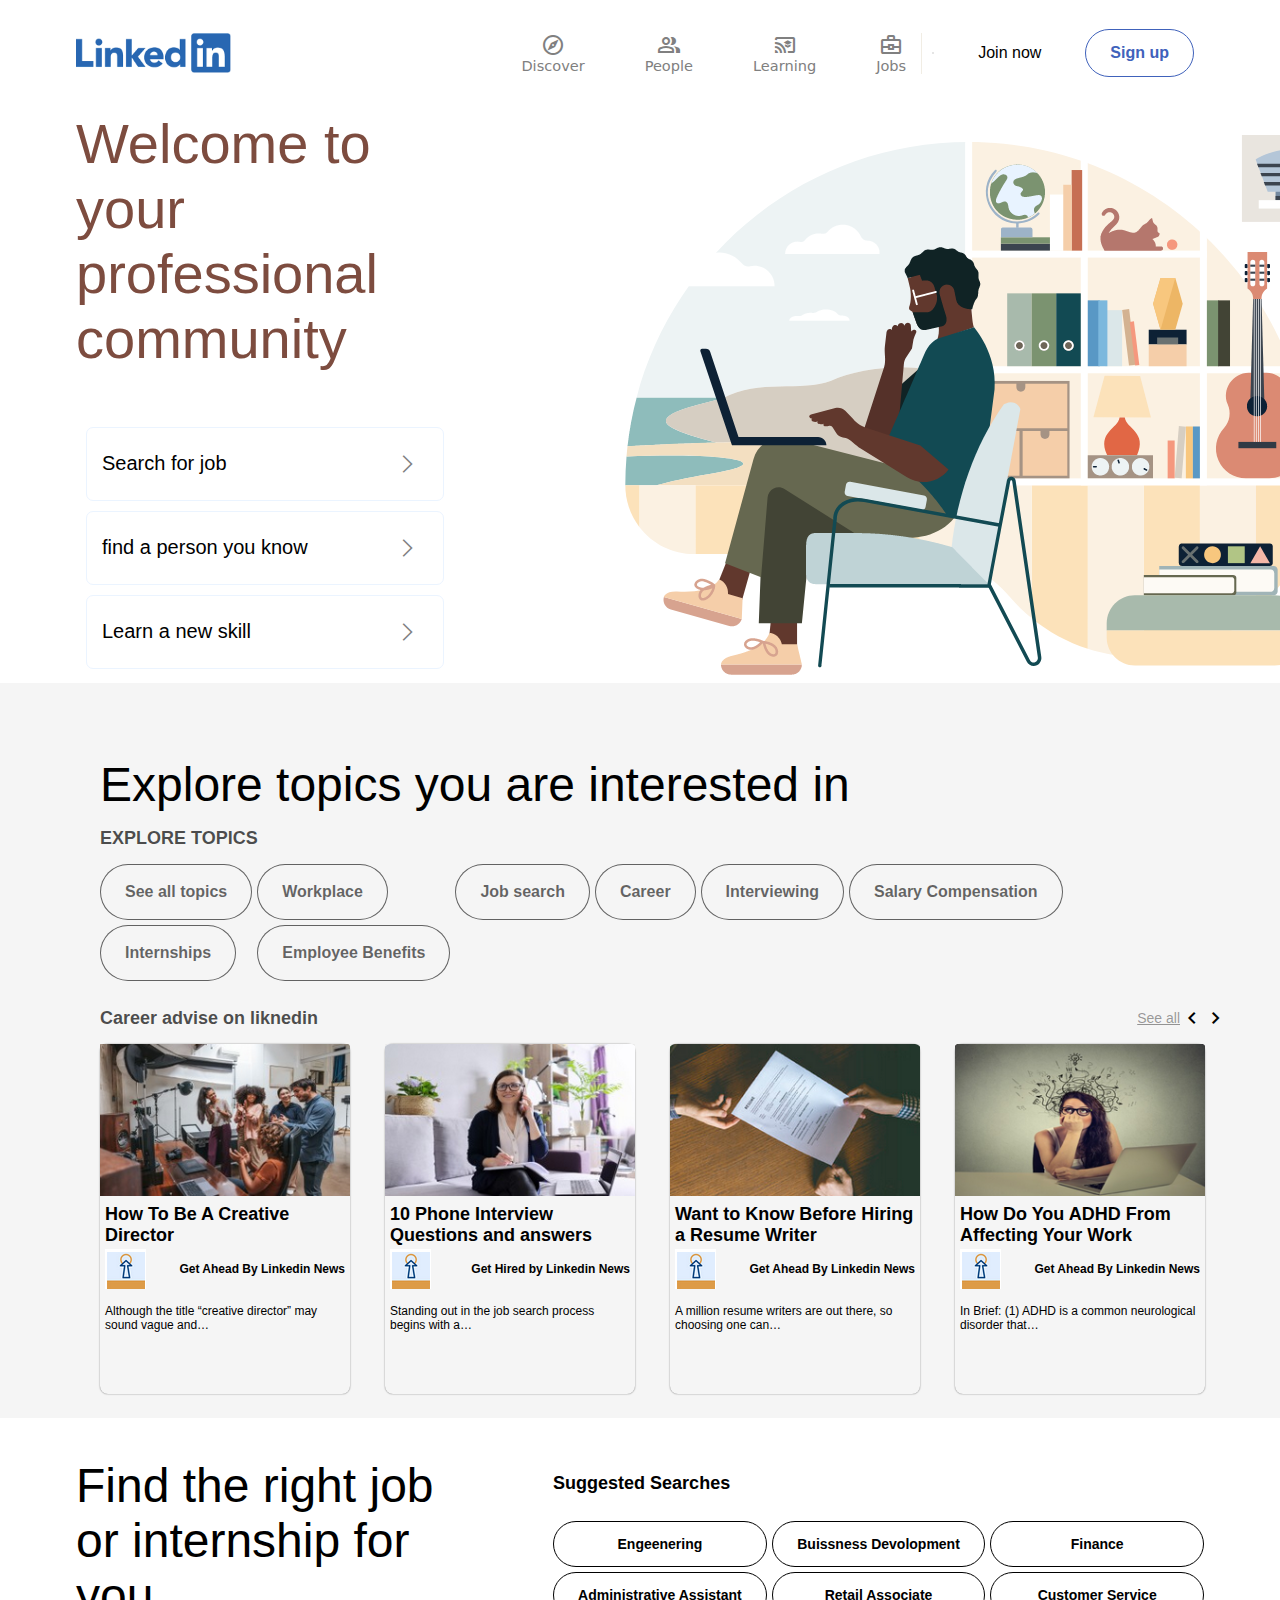
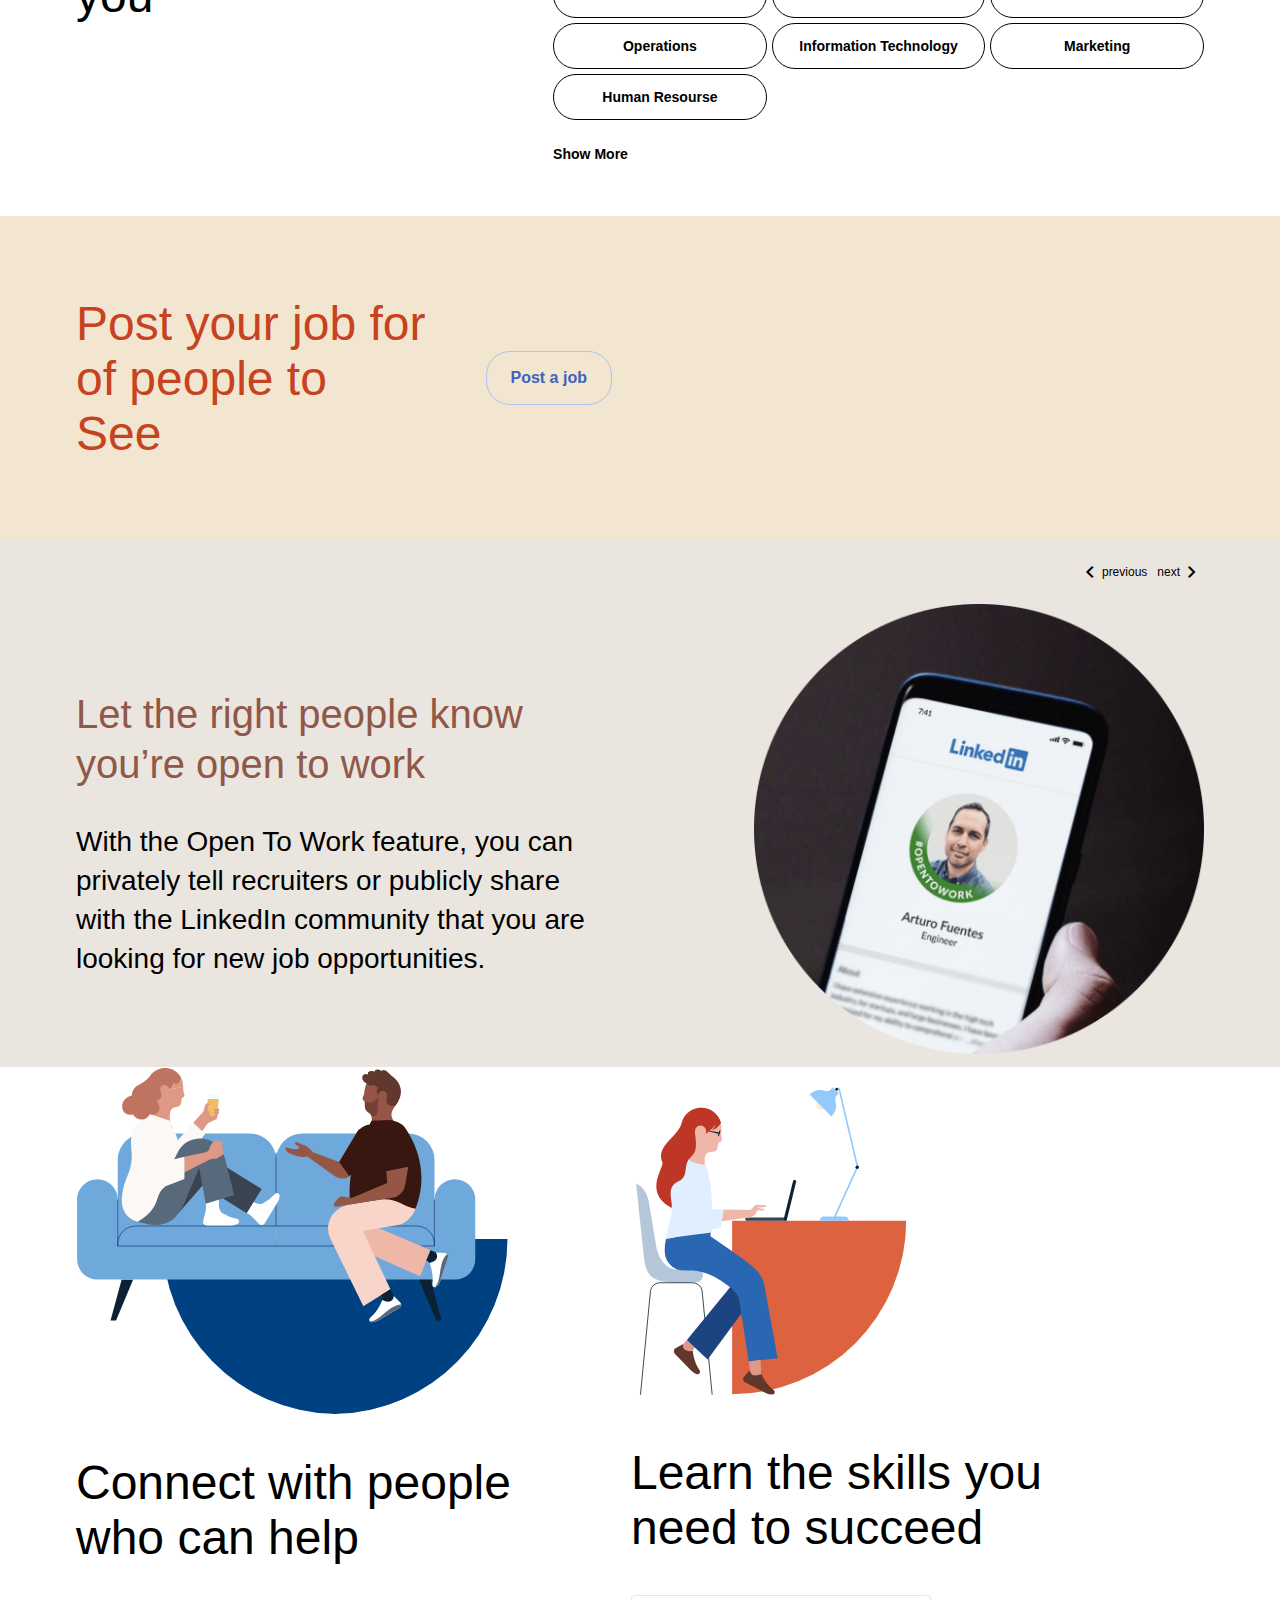
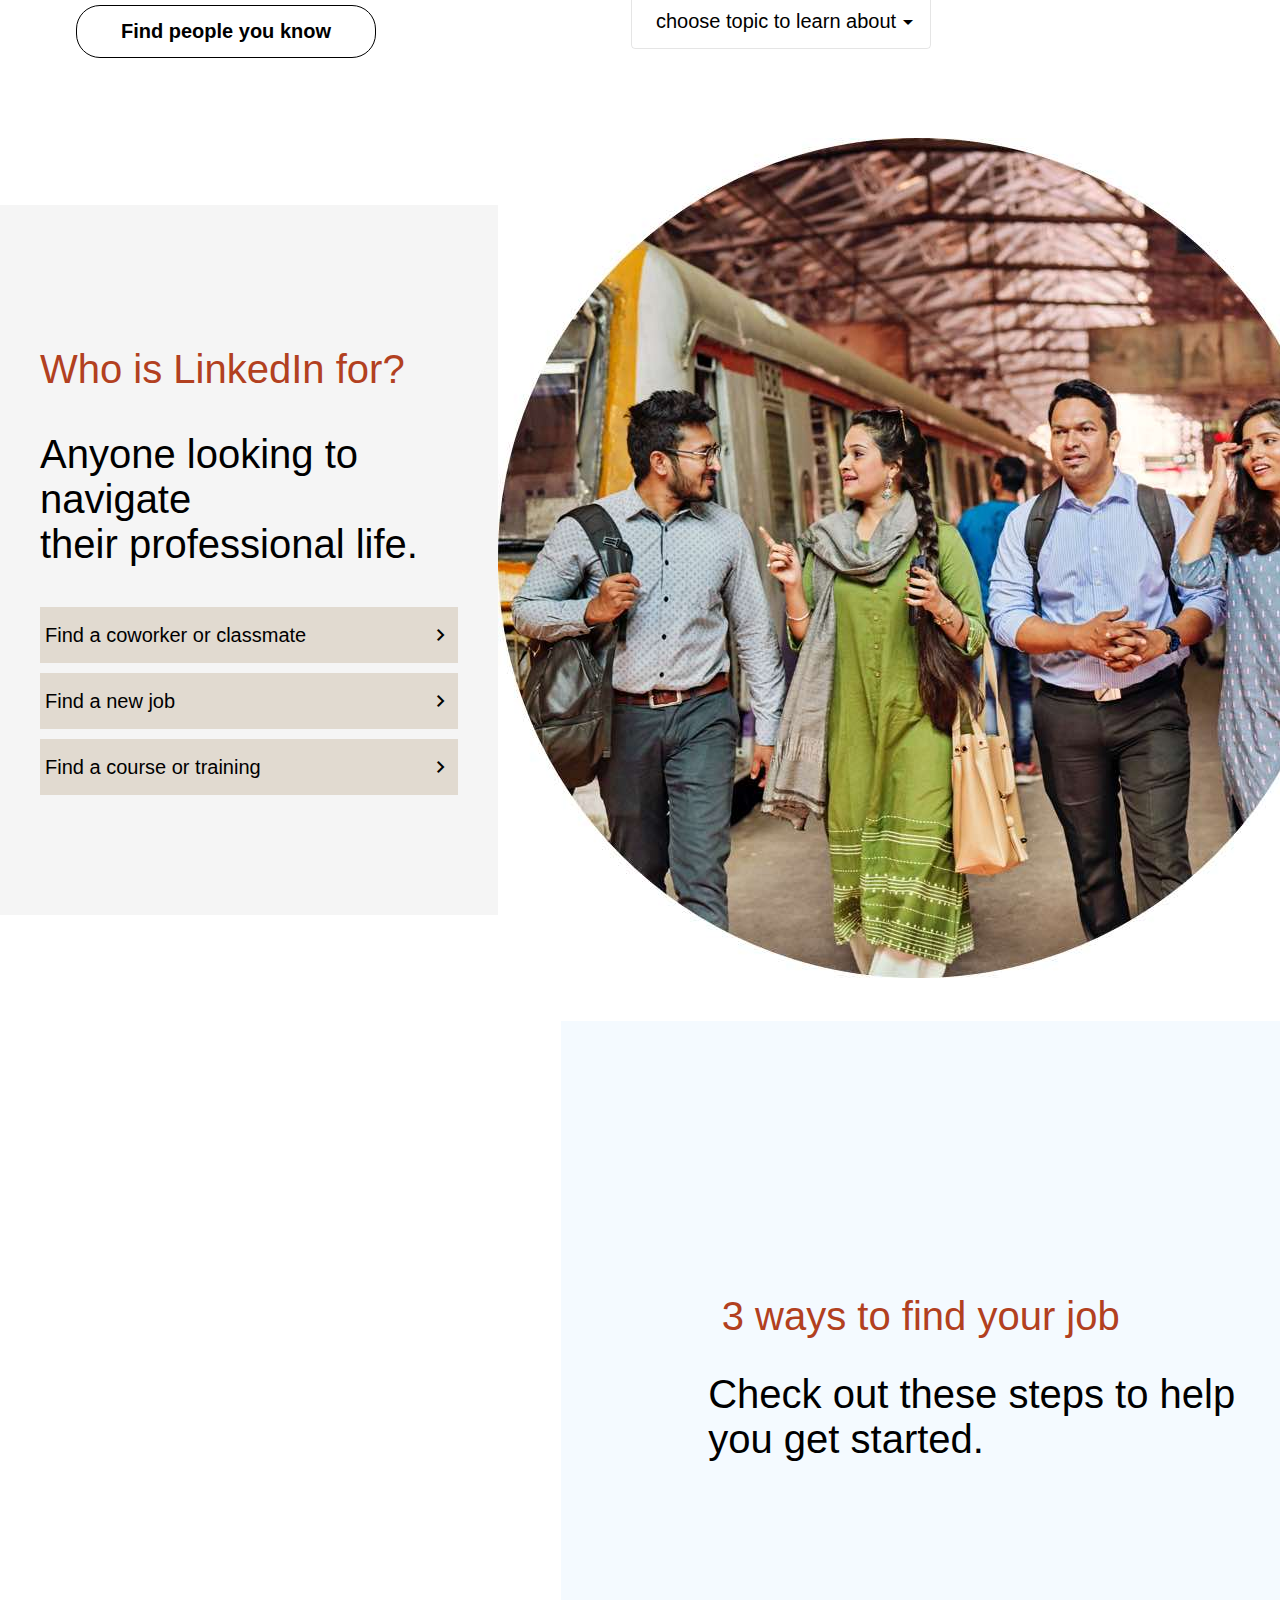
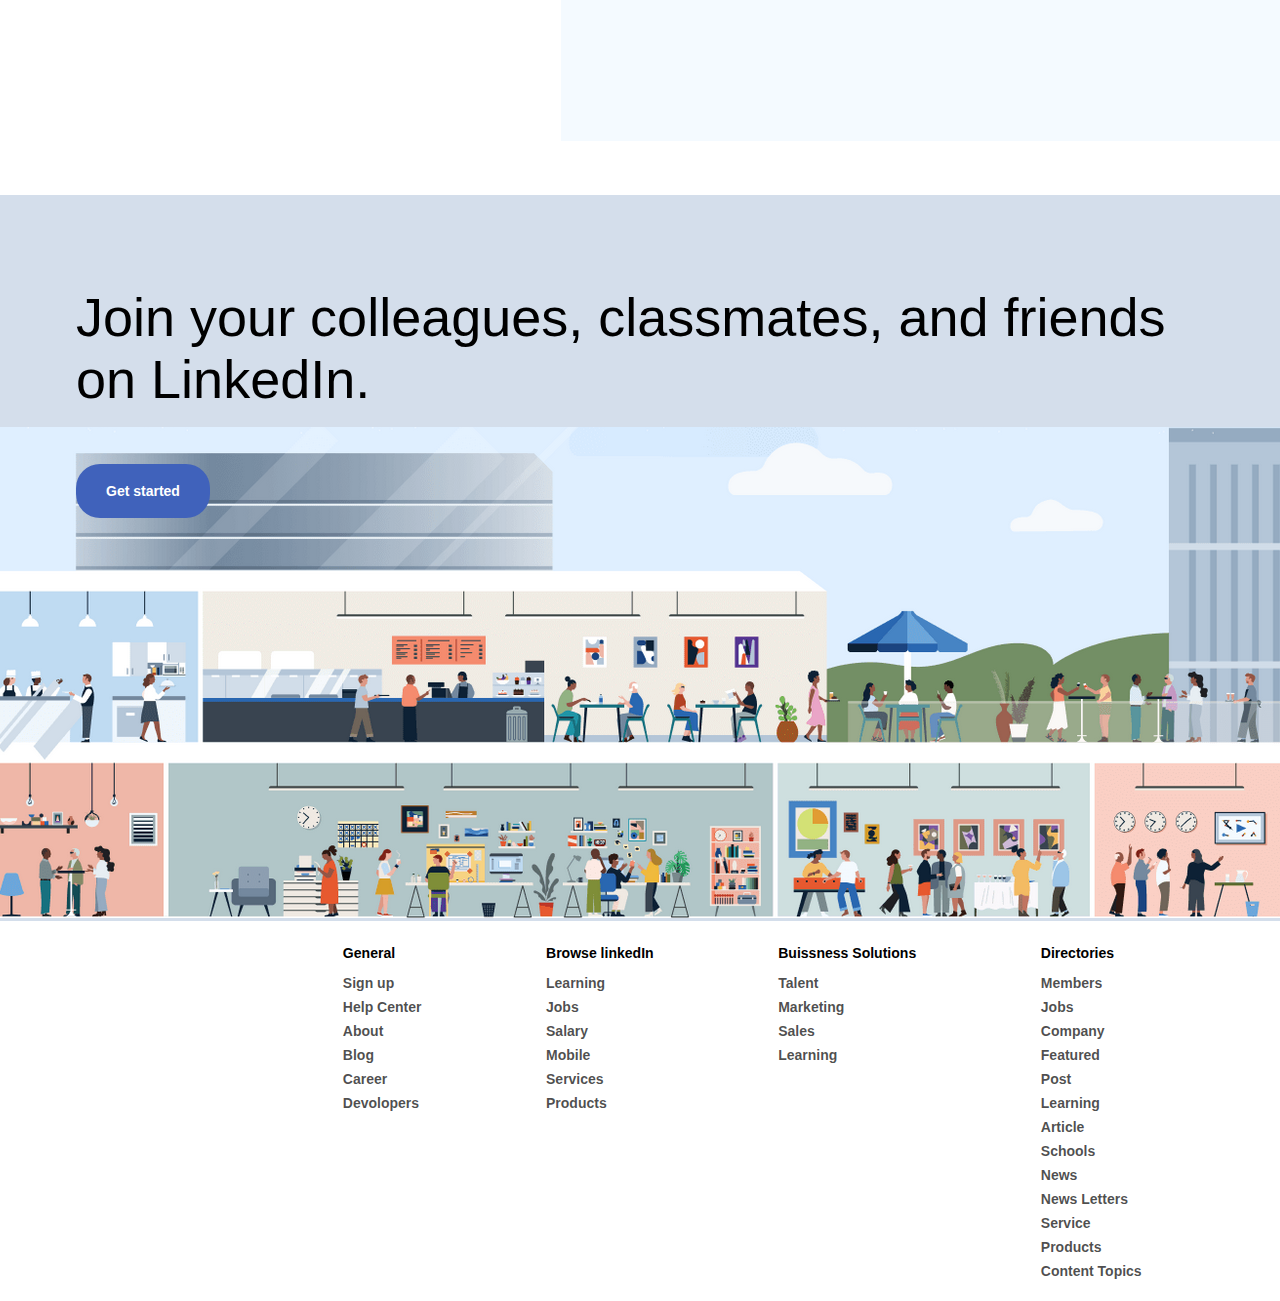
<file: index.html>
<!DOCTYPE html>
<html lang="en">
<head>
    <meta charset="UTF-8">
    <meta http-equiv="X-UA-Compatible" content="IE=edge">
    <meta name="viewport" content="width=device-width, initial-scale=1.0">
    <link rel="stylesheet" href="https://fonts.googleapis.com/css2?family=Material+Symbols+Outlined:opsz,wght,FILL,GRAD@20..48,100..700,0..1,-50..200" />
    <link rel="stylesheet" href="style.css">
    <title>linkedIn</title>
</head>
<body>
    <!--navigation-->
    <header>
        <nav>
            <img  src="[data-uri]" alt="logo" class="logo">
            <div class="nav-list">
                <ul class="list">
                    <li><span class="material-symbols-outlined">explore</span><span>Discover</span></li>
                    <li><span class="material-symbols-outlined">group</span><span>People</span></li>
                    <li><span class="material-symbols-outlined">cast_for_education</span><span>Learning</span></li>
                    <li><span class="material-symbols-outlined">business_center</span><span>Jobs</span></li>
                </ul>
                <div class="vertical-line"></div>
                <button class="join">Join now</button>
                <button class="join sign-up">Sign up</button>
            </div> 
        </nav>
    </header>
    <!--welcome section-->
    <section class="welcome-sec">
        <div>
            <p class="welcome-note">Welcome to your <br>professional <br> community </p>
            <div class="welcome-list">
                <p>Search for job</p>
                <span class="material-symbols-outlined chevron_right"> chevron_right</span>
            </div>
            <div class="welcome-list">
                <p>find a person you know</p>
                <span class="material-symbols-outlined chevron_right">chevron_right</span>
            </div>
            <div class="welcome-list">
                <p>Learn a new skill</p>
                <span class="material-symbols-outlined chevron_right">chevron_right</span>
            </div>
        </div>
        <img class="welcome-img" src="./images/Screenshot from 2022-11-09 07-15-27.png" alt="man looking for jobs">
    </section>
    <!--explore section-->
    <section class="explore-sec">
        <div class="explore">
            <h1 class="explore-head">Explore topics you are interested in </h1>
            <div>
                <h2 class="explore-topics">Explore topics</h2>
                <ul class="explore-btns">
                    <li>
                        <button class="ex-btn">See all topics</button>
                    </li>
                    <li>
                        <button class="ex-btn">Workplace</button>
                    </li>
                    <li>
                        <button class="ex-btn">Job search</button>
                    </li>
                    <li>
                        <button class="ex-btn">Career</button>
                    </li>
                    <li>
                        <button class="ex-btn">Interviewing</button>
                    </li>
                    <li>
                        <button class="ex-btn">Salary Compensation</button>
                    </li>
                    <li>
                        <button class="ex-btn">Internships </button>
                    </li>
                    <li>
                        <button class="ex-btn">Employee Benefits</button>
                    </li>

                </ul>
            </div>
            <div>
                <div class="advise">
                    <h2 class="ad-head">Career advise on liknedin</h2>
                    <div class="see-all">
                        <a href="#">See all</a>
                        
                            <span class="material-symbols-outlined">chevron_left</span>
                            <span class="material-symbols-outlined">chevron_right</span>
                      
                    </div>
                </div>
                <div class="article-container">
                    <div class="article">
                        <img src="images/Screenshot from 2022-11-10 01-03-14.png" alt="" class="article-img">
                        <footer>
                            <h2>How To Be A Creative Director</h2>
                            <div class="article-des">
                                <img src="images/thumb.png" alt="" class="thumb-img">
                                <h4>Get Ahead By Linkedin News</h4>
                            </div>
                            <p>Although the title “creative director” may sound vague and…</p>
                        </footer>
                    </div>
                    <div class="article">
                        <img src="images/laddy.png" alt="" class="article-img">
                        <footer>
                            <h2>10 Phone Interview Questions and answers</h2>
                            <div class="article-des">
                                <img src="images/thumb.png" alt="" class="thumb-img">
                                <h4>Get Hired by Linkedin News</h4>
                            </div>
                            <p>Standing out in the job search process begins with a…</p>
                        </footer>
                    </div>
                    <div class="article">
                        <img src="images/paper.png" alt="" class="article-img">
                        <footer>
                            <h2>Want to Know Before Hiring a Resume Writer</h2>
                            <div class="article-des">
                                <img src="images/thumb.png" alt="" class="thumb-img">
                                <h4>Get Ahead By Linkedin News</h4>
                            </div>
                            <p>A million resume writers are out there, so choosing one can…</p>
                        </footer>
                    </div>
                    <div class="article">
                        <img src="images/t.png" alt="" class="article-img">
                        <footer>
                            <h2>How Do You ADHD From Affecting Your Work</h2>
                            <div class="article-des">
                                <img src="images/thumb.png" alt="" class="thumb-img">
                                <h4>Get Ahead By Linkedin News</h4>
                            </div>
                            <p>In Brief: (1) ADHD is a common neurological disorder that…</p>
                        </footer>
                    </div>
                </div>
            </div>
        </div>
    </section>
    <!--job section-->
    <section>
        <div class="job-sec">
            <p class="job-text">Find the right job <br>or internship for <br>you</p>
            <div class="job-search">
                <h2>Suggested Searches</h2>
                <ul>
                    <li class="j-btn">Engeenering</li>
                    <li class="j-btn">Buissness Devolopment</li>
                    <li class="j-btn">Finance</li>
                    <li class="j-btn">Administrative Assistant</li>
                    <li class="j-btn">Retail Associate</li>
                    <li class="j-btn">Customer Service</li>
                    <li class="j-btn">Operations</li>
                    <li class="j-btn">Information Technology</li>
                    <li class="j-btn">Marketing</li>
                    <li class="j-btn">Human Resourse</li>
                </ul>
                <h3>Show More</h3>
            </div>
        </div>
    </section>
    <section class="job-post">
        <div class="job-container">
            <h2 class="job-post-head">Post your job for <br> of people to <br>See</h2>
            <button class="job-post-btn">Post a job</button>
        </div>
    </section>
    <section class="people-sec">
        <div class="people-sec-container">
            <div class="people-next">
                <span class="material-symbols-outlined">chevron_left</span>
                <span class="prev">previous</span>
                <span>next</span>
                <span class="material-symbols-outlined">chevron_right</span>
            </div>
            <div class="people-sec-main">
                <div>
                    <h2 class="people-head"> Let the right people know <br> you’re open to work</h2>
                    <p class="people-text">With the Open To Work feature, you can <br> privately tell recruiters or publicly share <br>  with the LinkedIn community that you are <br> looking for new job opportunities.</p>
                </div>
                <div>
                    <img src="images/dbvmk0tsk0o0hd59fi64z3own.png" alt="" class="people-img">
                </div>
                
            </div>
        </div>
    </section>
    <section>
        <div class="connect-sec">
            <div>
                <img src="images/connect.svg" alt="">
                <h2>Connect with people <br> who can help </h2>
                <button class="connect-btn">Find people you know</button>
            </div>
            <div>
                <img src="images/coonect2.svg" alt="">
                <h2>Learn the skills you <br>need to succeed </h2>
                <button class="connect-btn btn">choose topic to learn about
                    <span class="material-symbols-outlined">arrow_drop_down</span>
                </button>
            </div>
        </div>
    </section>
    <!--linkedin for who -->
    <section class="linkedin-for">
        <div class="for-container">
            <div class="for-sub-container">
                <h2 class="for-head">Who is LinkedIn for? </h2>
                <p class="for-text">Anyone looking to navigate <br> their professional life.</p>
                <div class="for-information">Find a coworker or classmate 
                    <span class="material-symbols-outlined">chevron_right</span>
                </div>
                <div class="for-information">Find a new job
                    <span class="material-symbols-outlined">chevron_right</span>
                </div>
                <div class="for-information">Find a course or training
                    <span class="material-symbols-outlined">chevron_right</span>
                </div>
            </div>
        </div>
        <div>
            <img src="images/group.jpeg" alt="">
        </div>
    </section>
    <section class="y-container">
        <iframe width="560" height="315" src="https://www.youtube.com/embed/lX3aR3jpfEc" title="YouTube video player" frameborder="0" allow="accelerometer; autoplay; clipboard-write; encrypted-media; gyroscope; picture-in-picture" allowfullscreen></iframe>
        <div class="y-sub">
            <h2 class="y-head">3 ways to find your job </h2>
            <p class="y-text">Check out these steps to help <br> you get started. </p>
        </div>
    </section>
    <section class="end-sec">
        <div class="end-main">
            <p class="end-text">Join your colleagues, classmates, and friends <br> on LinkedIn.</p>
            <button class="end-btn">Get started</button>
        </div>
        <img src="images/end.png" alt="" class="eng-img">
    </section>
    <footer class="footers">
        <div class="foo">
            <img src="images/logo.png" alt="" class="logos">
            <div class="footer-list">
                <h3>General</h3>
                <ul>
                    <li>Sign up</li>
                    <li>Help Center</li>
                    <li>About</li>
                    <li>Blog</li>
                    <li>Career</li>
                    <li>Devolopers</li>
                </ul>
            </div>
            <div class="footer-list">
                <h3>Browse linkedIn</h3>
                <ul>
                    <li>Learning</li>
                    <li>Jobs</li>
                    <li>Salary</li>
                    <li>Mobile</li>
                    <li>Services</li>
                    <li>Products</li>
                </ul>
            </div>
            <div class="footer-list">
                <h3>Buissness Solutions</h3>
                <ul>
                    <li>Talent</li>
                    <li>Marketing</li>
                    <li>Sales</li>
                    <li>Learning</li>
                </ul>
            </div>
            <div class="footer-list">
                <h3>Directories</h3>
                <ul>
                    <li>Members</li>
                    <li>Jobs</li>
                    <li>Company</li>
                    <li>Featured</li>
                    <li>Post</li>
                    <li>Learning</li>
                    <li>Article</li>
                    <li>Schools</li>
                    <li>News</li>
                    <li>News Letters</li>
                    <li>Service</li>
                    <li>Products</li>
                    <li>Content Topics</li>
                </ul>
            </div>
        </div>
    </footer>
</body>
</html>
</file>
<file: style.css>
body{
    margin: 0;
    padding: 0;
    font-size: 12px;
    font-family: -apple-system, -apple-system, 
                BlinkMacSystemFont, 'Segoe UI', Roboto, 
                Oxygen, Ubuntu, Cantarell, 'Open Sans', 
                'Helvetica Neue', sans-serif;
    overflow-x: hidden;            
}
nav{
    display: flex;
    align-items: center;
    justify-content: space-between;
    margin: 0 auto;
    padding: 1em 1.5em;
    max-width: 1128px;
}
.logo{
    height: 40px;
}
.nav-list{
    display: flex;
    align-items: center;
}
.list{
    display: flex;
    font-size: 1.3rem;
    border-right: 1px solid;
    padding-right:15px;
    border-color: #F1EDE4;
    color: grey;
}
@media (max-width:480px){
    .nav{
        padding: 0;
    }
    .logo{
        height: 30px;
    }
    .list{
        display: none;
    }
}
.list >li{
    margin-left: 60px;
    list-style: none;
    font-size: 0.7em;
    display: flex;
    flex-direction: column;
    font-family: -apple-system,system-ui,BlinkMacSystemFont,"Segoe UI",Roboto,"Helvetica Neue",Arial,sans-serif;
    font-weight: bolder;
    align-items: center;
}
.list > li > span{
    text-align: center;
    font-weight: lighter;
    
}
.list > li:hover{
    color: black;
    cursor: pointer;
}
.list > li:focus{
    color: black;
    cursor: pointer;
}
.vertical-line{
    border: 0.2px solid rgba(0,0,0,0.1);
    margin: 0 10px;
    font-weight: 100;
}
.join{
    margin: 0 10px;
    border-radius: 24px;
    padding: 12px 24px;
    height: min-content;
    min-height: 48px;
    border: none;
    background: #fff;
    cursor: pointer;
    font-size: 1rem;
    
}
.join:hover{
    background-color: #f5f5f5; 
}
.join.focus{
    background-color: #f5f5f5;
}
.sign-up{
    border-color: rgb(64, 98, 187);
    color: rgb(64, 98, 187);
    font-weight: bold;
    background-color: #fff;
    border: 1px solid;
}
.sign-up:hover{
    background-color: #EBF4FF;
}
.sign-up.focus{
    background-color: #EBF4FF;
}
@media (max-width:412px){
    .join{
        padding: 6px 12px;
    }
    .sign-up{
        padding: 6px 12px;
        font-size: .8rem;
    }
}
.welcome-sec{
    display: flex;
    align-items: center;
    justify-content: space-between;
    margin: 0 auto;
    max-width: 1128px;
}
.welcome-note{
    font-size: 56px;
    font-weight: lighter;
    color: #7d4c3f;
    margin-top: 0;
}
.welcome-list{
    height:4vh;
    border-style: solid;
    border-width: thin;
    border-color: #EBF4FF;
    margin: 10px;
    padding: 18px 15px;
    font-size:20px;
    border-radius: 7px;
    display: flex;
    align-items: center;
    justify-content: space-between;
    cursor: pointer;
}
.welcome-list:hover{
    box-shadow: 0px 4px 12px rgba(0,0,0,0.6);
}
.welcome-img{
    position: relative;
    left: 15%;
}
.chevron_right{
    font-size: 2.5rem;
    font-weight: 200;
    color: grey;
}
@media (max-width:480px){
    .welcome-sec{
        margin: 1em;
        display: flex;
        flex-direction: column;
        justify-content: center;
        align-items: center;
    }
    .welcome-img{
        width: 90%;
        position: relative;
        left: 0;
    }
}
.explore-sec{
    width: 100%;
    background-color: #F5F5F5;
    padding: 2em ;
}
.explore{
    max-width: 1128px;
    margin: 0 auto;
    margin-top: 50px;
}
.explore-head{
    font-size: 48px;
    font-weight: 200;
    margin: 10px 0;
}
.explore-btns{
    list-style-type: none;
    padding: 0;
    display: grid;
    grid-template-columns: repeat(6,auto);
    width: 600px;
    column-gap: 5px;
    row-gap: 5px;
    
    
}
.explore-topics{
    font-weight: 600;
    line-height: 1.25;
    text-transform: uppercase;
    color: rgba(0,0,0,0.7);
    
}
.ex-btn{
    padding: 12px 24px;
    border-radius: 28px;
    border: none;
    height: min-content;
    text-align: center;
    font-size: 1rem;
    min-height: 56px;
    font-weight: 600;
    border-style: solid;
    border-width: thin;
    border-color: rgb(0,0,0,.6);
    background: #f5f5f5;
    color: rgba(0,0,0,0.6);
    white-space: nowrap;
    cursor: pointer;
}
.ex-btn:hover{
 background-color: rgba(0,0,0,0.1);
}
.ex-btn:focus{
    background-color: rgba(0,0,0,0.1)
    ;
}
@media (max-width:480px){
    .explore-sec > h1{
        font-size: .5rem;
    }
    .explore{
        width: 95%;
        margin: 0;
    }
    .explore-btns{
        display: grid;
        grid-template-columns: repeat(2,290px);
        row-gap: 10px;
    }
}
.advise{
    display: flex;
    justify-content: space-between;
}
.see-all{
    display: flex;
    align-items: center;
    justify-content: space-between;
    font-size: 14px;
}
.see-all > a{
    color:rgba(0,0,0,0.4);
}
.see-all > a:hover{
    color: black;
}
.see-all >a:hover{
    color: black;
}
.ad-head{
    color: rgba(0,0,0,0.7);
}
.article{
    width: 250px;
    height: 350px;
    border-radius: 8px;
    box-shadow: 0 0 1.5px rgb(0,0,0,.6);
    margin-right: 35px;
}
.article-img{
    object-fit: cover;
    width: 250px;
}
@media (max-width:480px){
   .article-container{
    display: flex;
    flex-direction: column;
    padding: 20px;
   }
   .article{
    width: 80%;
    margin: 0;
    margin-bottom: 10px;

   }
   .article-img{
    width: 100%;
    object-fit: cover;
   }
}
footer{
    padding: 5px;
}
footer>h2{
    margin: 0;
}
.article-des{
    display: flex;
    justify-content: space-between;
    align-items: center;
}
.thumb-img{
    object-fit: cover;
}
.article-container{
    display: flex;
    justify-content:flex-start;
}
.job-sec{
    margin: 0 auto;
    width: 1128px;
    display: flex;
    justify-content: space-between;
    align-items: flex-start;
    padding: 40px;
}
.job-search{
    display: flex;
    flex-direction: column;
}
.job-search > ul {
    padding: 0;
    list-style-type: none;
    display: grid;
    grid-template-columns: repeat(3,1fr);
    grid-template-rows: repeat(4,ifr);
    column-gap: 5px;
    row-gap: 5px;
}
.j-btn{
    border: 1px solid;
    text-align: center;
    padding: 14px 24px;
    border-radius: 24px;
    font-weight: bold;
    font-size: 14px;
    cursor: pointer;
}
.j-btn:hover{
    background-color: rgba(0,0,0,0.1);
}
.j:focus{
    background-color: rgba(0,0,0,0.1);
}
.job-text{
    font-size: 48px;
    font-weight: 200;
    margin-top: 0;

}
.job-post{
    background-color: #f3e6d0;
    padding: 40px;
}
.job-container{
    margin: 0 auto;
    width: 1128px;
    display: flex;
    align-items: center;
}
.job-post-head{
    font-size: 48px;
    font-weight: 200;
    color: #c7421e;
    margin-right: 60px;

}
.job-post-btn{
    padding: 12px 24px;
    border-radius: 24px;
    border: none;
    border-style: solid;
    border-width: thin;
    border-color: rgb(175, 194, 243);
    color: rgb(64, 98, 187);
    background-color: #eae6df;
    font-size: 16px;
    height: 54px;
    font-weight: 600;
    background-color:#f3e6d0 ;

}
.job-post-btn:hover{
    background-color: rgb(225, 230, 245);
    cursor: pointer;
}
@media (max-width:480px){
    .job-sec{
        display: flex;
        flex-direction: column;
    }
}
.people-sec{
    background-color: #eae6df;
    margin: 0;
    padding: 10px;
}
.people-sec-container{
    margin: 0 auto;
    width: 1128px;
}
.people-sec-main{
    display: flex;
   justify-content: space-between;
   align-items: center;
}
.people-img{
    width: 450px;
}
.people-head{
    font-size: 40px;
    color: #8f5849;
    font-weight: 400;
    line-height: 1.25;
}
.people-text{
    font-size: 28px;
    line-height: 1.4;
    font-weight: 300;
    color: rgba(0,0,0,1);
}
.people-next{
    margin-bottom: 10px;
    padding: 10px 0;
    display: flex;
    align-items: center;
    justify-content: flex-end;
}
.prev{
    margin-right: 10px;
}
.connect-sec{
    width: 1128px;
    margin: 0 auto;
    display: flex;
    justify-content: first baseline;
    align-items: center;

}
.connect-sec > div{
    margin-right: 120px;
    display: flex;
    flex-direction: column;
    justify-content: space-between;
    margin-bottom: 40px;
}
.connect-sec > div >h2{
    font-size: 48px;
    font-weight: 200;
}
.connect-btn{
    padding: 14px 24px;
    border-radius: 24px;
    border: none;
    width: 300px;
    border-style: solid;
    border-width: thin;
    background: none;
    font-weight: 600;
    font-size: 20px;
    cursor: pointer;
}
.connect-btn:hover{
    background-color: rgba(0,0,0,0.1);
}
.btn{
    border-radius: 4px;
    white-space: nowrap;
    border-color: rgba(0,0,0,0.1);
    font-weight: 400;
    display: flex;
    align-items: center;
    justify-content: space-around;
}
.material-symbols-outlined{
    opacity: 1;
    display: flex;
}
.linkedin-for{
    display: flex;
    padding: 40px 40px 40px 0;
    justify-content: space-between;
    align-items: center;
}
.for-container{
    width: 45%;
    height: 70vh;
    background-color: #F5F5F5;
    display: flex;
    justify-content: flex-end;
    padding: 40px;
    align-items: center;
}
.for-head{
    font-size: 40px;
    font-weight: 400;
    color: #b24020;
}
.for-text{
    font-size: 40px;
    font-weight: 200;
}
.for-sub-container{
    float: right;
}
.for-information{
    height: 4vh;
    border: 1px solid;
    padding: 10px 5px;
    font-size: 20px;
    display: flex;
    align-items: center;
    justify-content: space-between;
    width: 408px;
    background-color: #e1dad0;
    border: none;
    border-width: thin;
    border-color: rgba(0,0,0,0.1);
    font-weight: 300;
    margin: 10px 0;

}
.y-container{
    display: flex;
    justify-content: space-between ;
    align-items: center;
}
.y-head{
    font-size: 40px;
    font-weight: 400;
    color: #b24020;
}
.y-sub{
    background-color: #f4faff;
    width: 60%;
    height: 80vh;
    display: flex;
    flex-direction: column;
    justify-content: center;
    align-items: center;
}
iframe{
   position: relative;
   left: 20%;
   width: 600px;
   height: 400px;
}
.y-text{
    font-size:40px ;
    font-weight: 200;
    margin-top: 0;
    margin-left: 102px;
}
.end-sec{
  background-image: linear-gradient(to right ,#d4deeb);

}
.end-text{
    font-size: 54px;
    font-weight: 200;
}
.end-btn{
    height: min-content;
    min-height: 54px;
    border-radius: 24px;
    border: none;
    padding: 14px 30px;
    background-color: rgb(64, 98, 187);
    color: white;
    font-size: 14px;
    font-weight:bolder;
    cursor: pointer;
}
.end-btn:hover{
    background-color: rgb(22, 69, 189);
}
.end-main{
    margin: 0 auto;
    width: 1128px;
    position: relative;
    z-index: 1;
    top: 91px;
}

.foo{
    display: flex;
    justify-content: space-around;
    width: 1128px;
    margin: 0 auto;
}
.footers{
    margin: 5px;
}
.footer-list{
    list-style-type: none;
}
.footer-list > ul{
    list-style-type: none;
    padding: 0;
}
.footer-list > ul > li{
    margin-bottom: 8px;
    cursor: pointer;
    font-weight: bolder;
    color: rgba(0,0,0,0.7);
    font-size: 14px;

}
.footer-list > ul > li:hover{
    text-decoration: underline;
}
.footer-list > ul > li:focus{
    text-decoration: underline;
}
.logos{
    height: 80px;
}
</file>
